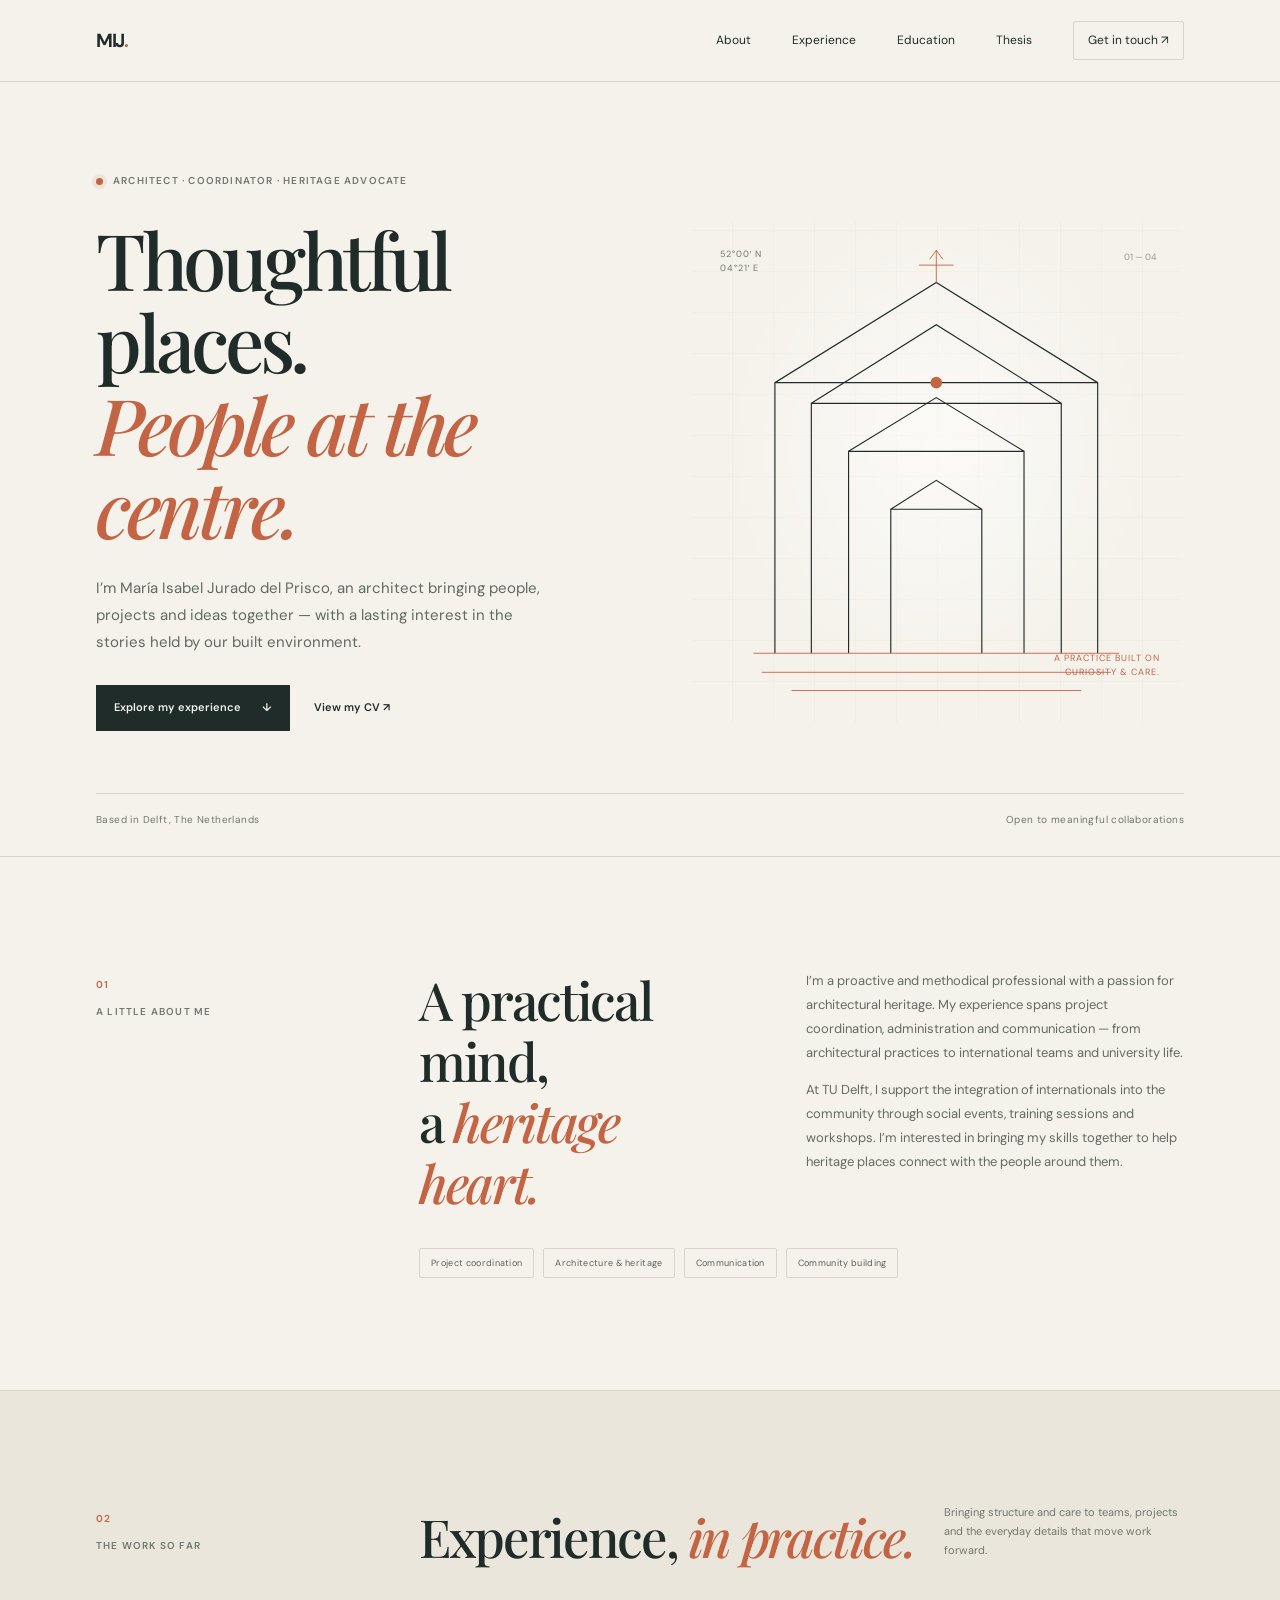
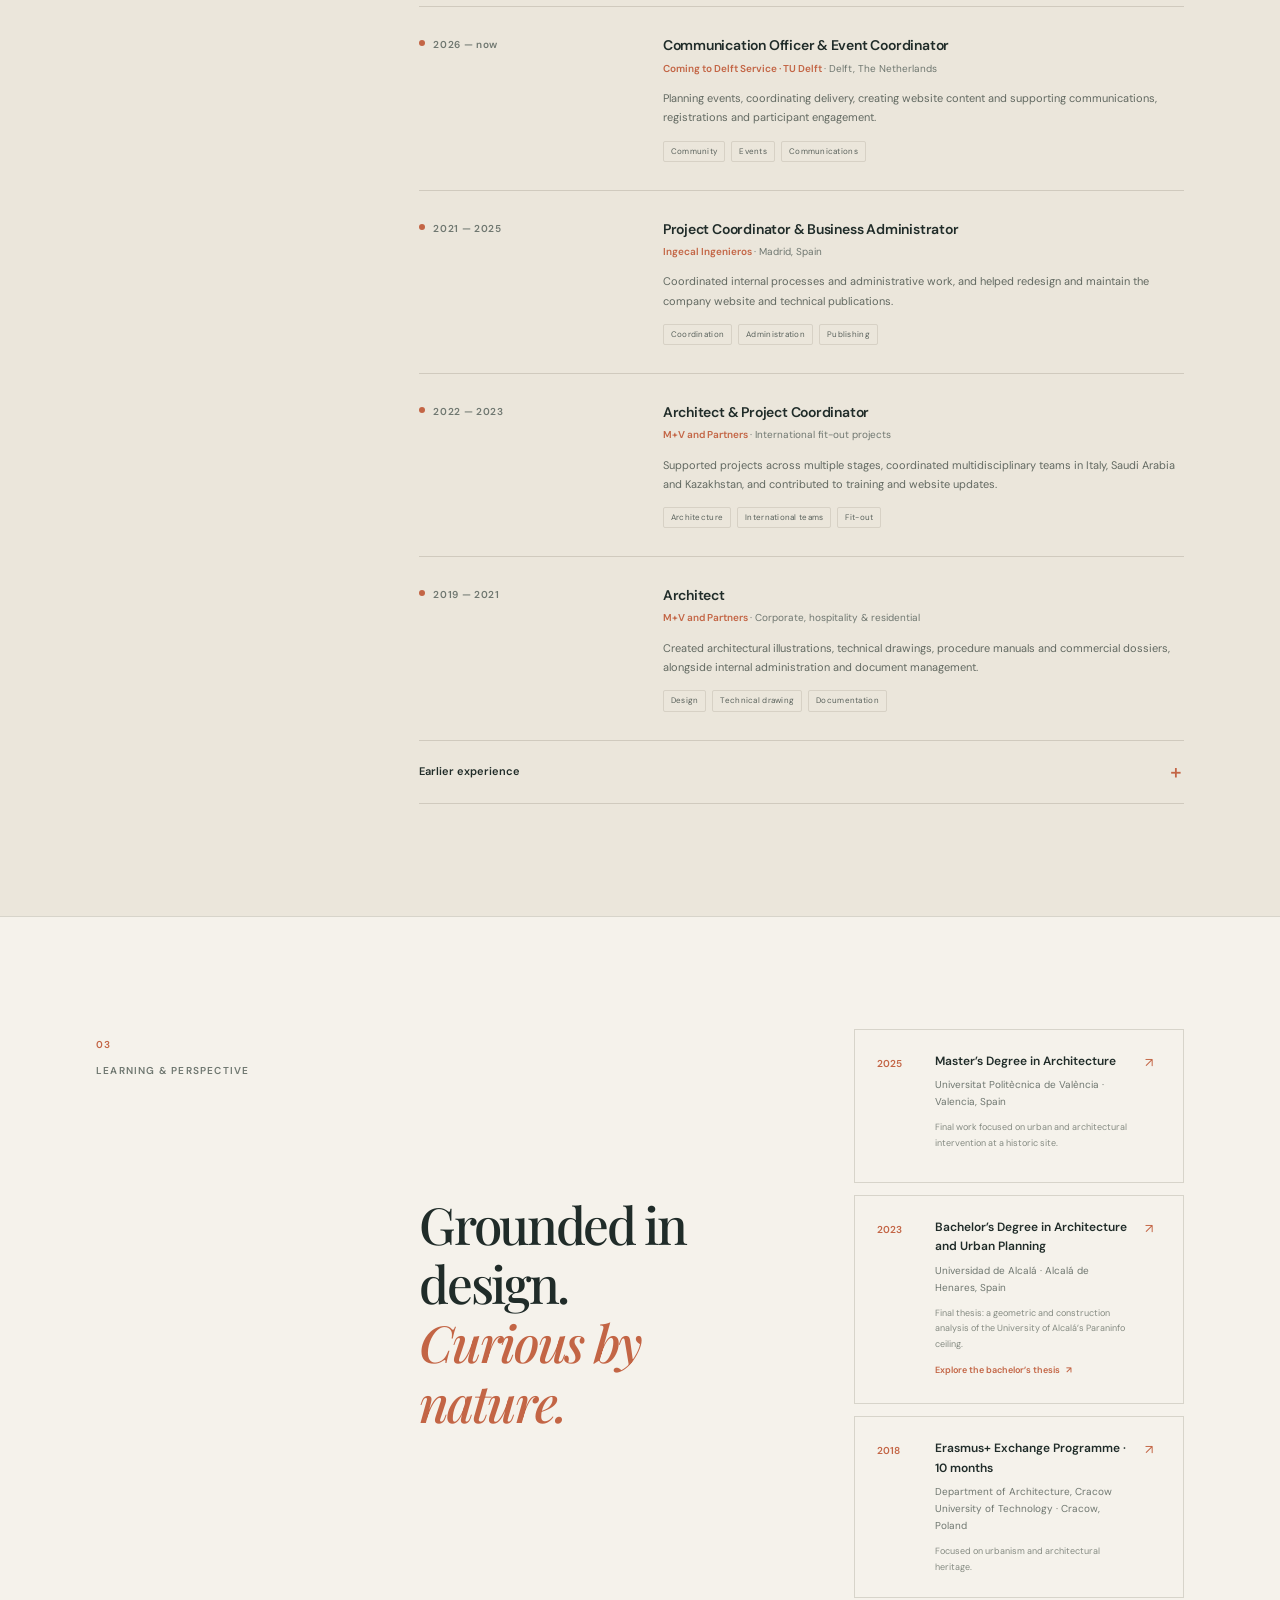
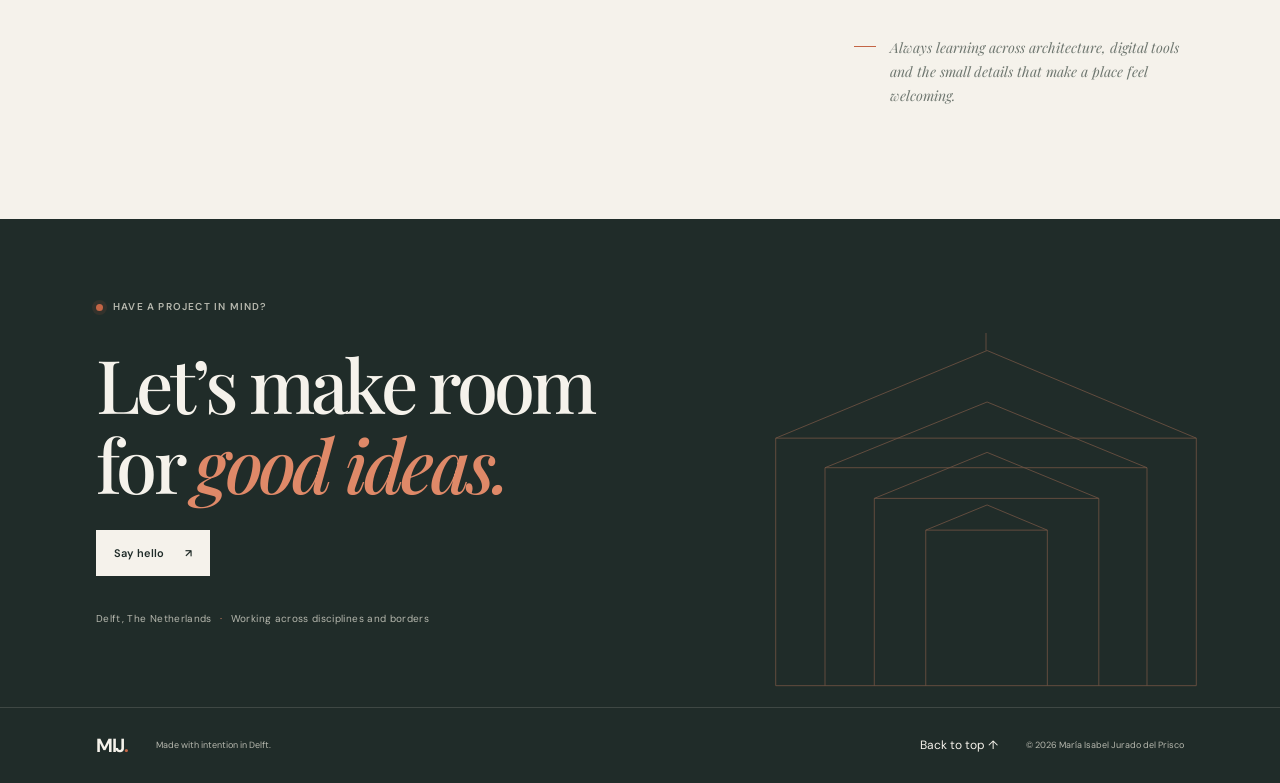
<file: index.html>
<!doctype html>
<html lang="en">
  <head>
    <meta charset="utf-8">
    <meta name="viewport" content="width=device-width, initial-scale=1">
    <meta name="theme-color" content="#f5f2eb">
    <meta name="description" content="María Isabel Jurado del Prisco is an architect and project coordinator based in Delft, working across architecture, communication, and cultural heritage.">
    <title>María Isabel Jurado del Prisco — Architect &amp; Coordinator</title>
    <link rel="stylesheet" href="styles.css?v=3">
  </head>
  <body>
    <header class="site-header">
      <a class="wordmark" href="#home" aria-label="María Isabel Jurado del Prisco, home">MIJ<span>.</span></a>
      <nav aria-label="Main navigation">
        <a href="#about">About</a>
        <a href="#experience">Experience</a>
        <a href="#education">Education</a>
        <a href="thesis.html">Thesis</a>
        <a class="nav-contact" href="#contact">Get in touch <span aria-hidden="true">↗</span></a>
      </nav>
    </header>

    <main>
      <section class="hero" id="home" aria-labelledby="hero-title">
        <div class="hero-copy">
          <p class="eyebrow"><span class="status-dot"></span> Architect · Coordinator · Heritage advocate</p>
          <h1 id="hero-title">Thoughtful places.<br><em>People at the centre.</em></h1>
          <p class="hero-intro">I’m María Isabel Jurado del Prisco, an architect bringing people, projects and ideas together — with a lasting interest in the stories held by our built environment.</p>
          <div class="hero-actions">
            <a class="button button-dark" href="#experience">Explore my experience <span aria-hidden="true">↓</span></a>
            <a class="text-link" href="assets/Isabel_Jurado_CV.pdf" target="_blank" rel="noreferrer">View my CV <span aria-hidden="true">↗</span></a>
          </div>
        </div>
        <div class="hero-art" aria-label="Abstract architectural line drawing" role="img">
          <div class="art-label art-label-top">52°00′ N<br>04°21′ E</div>
          <svg class="architecture" viewBox="0 0 540 580" fill="none" xmlns="http://www.w3.org/2000/svg" aria-hidden="true">
            <path d="M75 503V176L270 55L465 176V503" />
            <path d="M75 176H465M119 503V201H421V503M119 201L270 106L421 201" />
            <path d="M164 503V259H376V503M164 259L270 194L376 259" />
            <path d="M215 503V329H325V503M215 329L270 294L325 329" />
            <path d="M49 503H491M59 526H481M95 548H445" />
            <path d="M270 55V16M249 34H291M270 16L262 27M270 16L278 27" />
            <circle cx="270" cy="176" r="7" />
          </svg>
          <div class="art-label art-label-bottom">A practice built on<br>curiosity &amp; care.</div>
          <span class="art-index">01 — 04</span>
        </div>
        <div class="hero-caption"><span>Based in Delft, The Netherlands</span><span>Open to meaningful collaborations</span></div>
      </section>

      <section class="intro section-wrap" id="about" aria-labelledby="about-title">
        <div class="section-marker"><span>01</span> A little about me</div>
        <div class="intro-content">
          <h2 id="about-title">A practical mind,<br>a <em>heritage heart.</em></h2>
          <div class="intro-body">
            <p>I’m a proactive and methodical professional with a passion for architectural heritage. My experience spans project coordination, administration and communication — from architectural practices to international teams and university life.</p>
            <p>At TU Delft, I support the integration of internationals into the community through social events, training sessions and workshops. I’m interested in bringing my skills together to help heritage places connect with the people around them.</p>
          </div>
          <div class="focus-list" aria-label="Areas of focus">
            <span>Project coordination</span>
            <span>Architecture &amp; heritage</span>
            <span>Communication</span>
            <span>Community building</span>
          </div>
        </div>
      </section>

      <section class="experience section-wrap" id="experience" aria-labelledby="experience-title">
        <div class="section-marker"><span>02</span> The work so far</div>
        <div class="section-main">
          <div class="section-heading">
            <h2 id="experience-title">Experience, <em>in practice.</em></h2>
            <p>Bringing structure and care to teams, projects and the everyday details that move work forward.</p>
          </div>
          <div class="timeline">
            <article class="timeline-item current">
              <div class="timeline-date">2026 — now</div>
              <div class="timeline-detail">
                <h3>Communication Officer &amp; Event Coordinator</h3>
                <p class="timeline-org">Coming to Delft Service · TU Delft <span>· Delft, The Netherlands</span></p>
                <p>Planning events, coordinating delivery, creating website content and supporting communications, registrations and participant engagement.</p>
                <div class="tags"><span>Community</span><span>Events</span><span>Communications</span></div>
              </div>
              <span class="timeline-mark" aria-hidden="true"></span>
            </article>
            <article class="timeline-item">
              <div class="timeline-date">2021 — 2025</div>
              <div class="timeline-detail">
                <h3>Project Coordinator &amp; Business Administrator</h3>
                <p class="timeline-org">Ingecal Ingenieros <span>· Madrid, Spain</span></p>
                <p>Coordinated internal processes and administrative work, and helped redesign and maintain the company website and technical publications.</p>
                <div class="tags"><span>Coordination</span><span>Administration</span><span>Publishing</span></div>
              </div>
              <span class="timeline-mark" aria-hidden="true"></span>
            </article>
            <article class="timeline-item">
              <div class="timeline-date">2022 — 2023</div>
              <div class="timeline-detail">
                <h3>Architect &amp; Project Coordinator</h3>
                <p class="timeline-org">M+V and Partners <span>· International fit-out projects</span></p>
                <p>Supported projects across multiple stages, coordinated multidisciplinary teams in Italy, Saudi Arabia and Kazakhstan, and contributed to training and website updates.</p>
                <div class="tags"><span>Architecture</span><span>International teams</span><span>Fit-out</span></div>
              </div>
              <span class="timeline-mark" aria-hidden="true"></span>
            </article>
            <article class="timeline-item">
              <div class="timeline-date">2019 — 2021</div>
              <div class="timeline-detail">
                <h3>Architect</h3>
                <p class="timeline-org">M+V and Partners <span>· Corporate, hospitality &amp; residential</span></p>
                <p>Created architectural illustrations, technical drawings, procedure manuals and commercial dossiers, alongside internal administration and document management.</p>
                <div class="tags"><span>Design</span><span>Technical drawing</span><span>Documentation</span></div>
              </div>
              <span class="timeline-mark" aria-hidden="true"></span>
            </article>
            <details class="earlier-work">
              <summary>Earlier experience <span aria-hidden="true">＋</span></summary>
              <div class="earlier-list">
                <article>
                  <p class="timeline-org">Technical CAD Drafting Specialist · Ingecal Ingenieros <span>2014, 2019 · project-based</span></p>
                  <p>Technical illustration and editorial design for educational textbooks.</p>
                </article>
                <article>
                  <p class="timeline-org">Private Tutor, Technical Drawing &amp; Geometry <span>2015 — 2016</span></p>
                  <p>Personalised tutoring in technical drawing, geometry and building structures.</p>
                </article>
              </div>
            </details>
          </div>
        </div>
      </section>

      <section class="education section-wrap" id="education" aria-labelledby="education-title">
        <div class="section-marker"><span>03</span> Learning &amp; perspective</div>
        <div class="section-main education-main">
          <h2 id="education-title">Grounded in design.<br><em>Curious by nature.</em></h2>
          <div class="education-list">
            <article class="education-card">
              <span class="education-year">2025</span>
              <div>
                <h3>Master’s Degree in Architecture</h3>
                <p>Universitat Politècnica de València · Valencia, Spain</p>
                <p class="education-note">Final work focused on urban and architectural intervention at a historic site.</p>
              </div>
              <span class="education-symbol" aria-hidden="true">↗</span>
            </article>
            <a class="education-card education-card-link" href="thesis.html">
              <span class="education-year">2023</span>
              <div>
                <h3>Bachelor’s Degree in Architecture and Urban Planning</h3>
                <p>Universidad de Alcalá · Alcalá de Henares, Spain</p>
                <p class="education-note">Final thesis: a geometric and construction analysis of the University of Alcalá’s Paraninfo ceiling.</p>
                <span class="education-link-label">Explore the bachelor’s thesis <span aria-hidden="true">↗</span></span>
              </div>
              <span class="education-symbol" aria-hidden="true">↗</span>
            </a>
            <article class="education-card">
              <span class="education-year">2018</span>
              <div>
                <h3>Erasmus+ Exchange Programme · 10 months</h3>
                <p>Department of Architecture, Cracow University of Technology · Cracow, Poland</p>
                <p class="education-note">Focused on urbanism and architectural heritage.</p>
              </div>
              <span class="education-symbol" aria-hidden="true">↗</span>
            </article>
          </div>
          <div class="education-note-block">
            <span class="note-dash"></span>
            <p>Always learning across architecture, digital tools and the small details that make a place feel welcoming.</p>
          </div>
        </div>
      </section>

      <section class="contact" id="contact" aria-labelledby="contact-title">
        <div class="contact-inner">
          <p class="eyebrow"><span class="status-dot"></span> Have a project in mind?</p>
          <h2 id="contact-title">Let’s make room<br>for <em>good ideas.</em></h2>
          <a class="button button-light" href="mailto:M.I.JuradodelPrisco@tudelft.nl">Say hello <span aria-hidden="true">↗</span></a>
          <p class="contact-location">Delft, The Netherlands <span>·</span> Working across disciplines and borders</p>
        </div>
        <div class="contact-graphic" aria-hidden="true">
          <svg viewBox="0 0 420 340" fill="none" xmlns="http://www.w3.org/2000/svg">
            <path d="M18 322V96L211 16L402 96V322M63 322V123L211 63L357 123V322M108 322V151L211 109L313 151V322M155 322V180L211 157L266 180V322M18 322H402" />
            <path d="M18 96H402M63 123H357M108 151H313M155 180H266M210 16V0" />
          </svg>
        </div>
      </section>
    </main>

    <footer class="site-footer">
      <a class="wordmark" href="#home" aria-label="Back to top">MIJ<span>.</span></a>
      <span>Made with intention in Delft.</span>
      <a href="#home">Back to top ↑</a>
      <span class="copyright">© <span id="year">2026</span> María Isabel Jurado del Prisco</span>
    </footer>
    <script>
      document.getElementById("year").textContent = new Date().getFullYear();
    </script>
  </body>
</html>
</file>
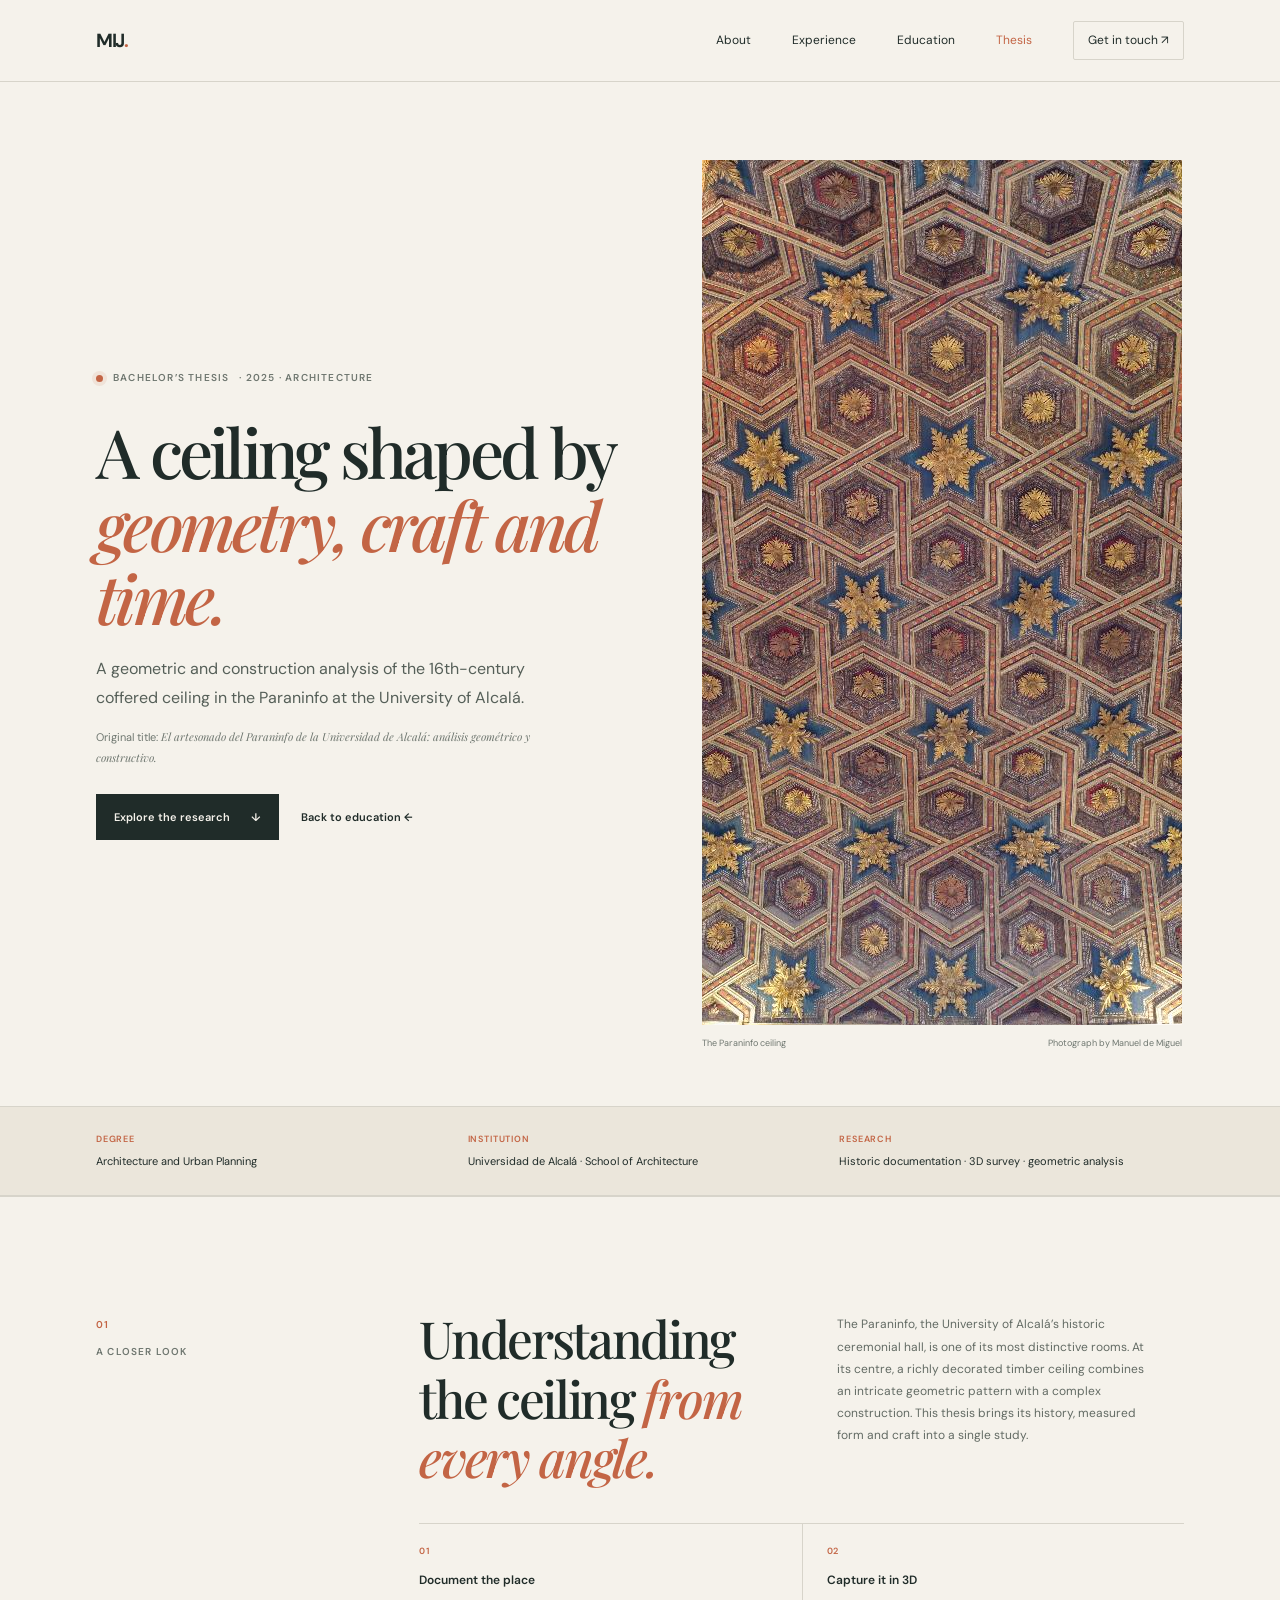
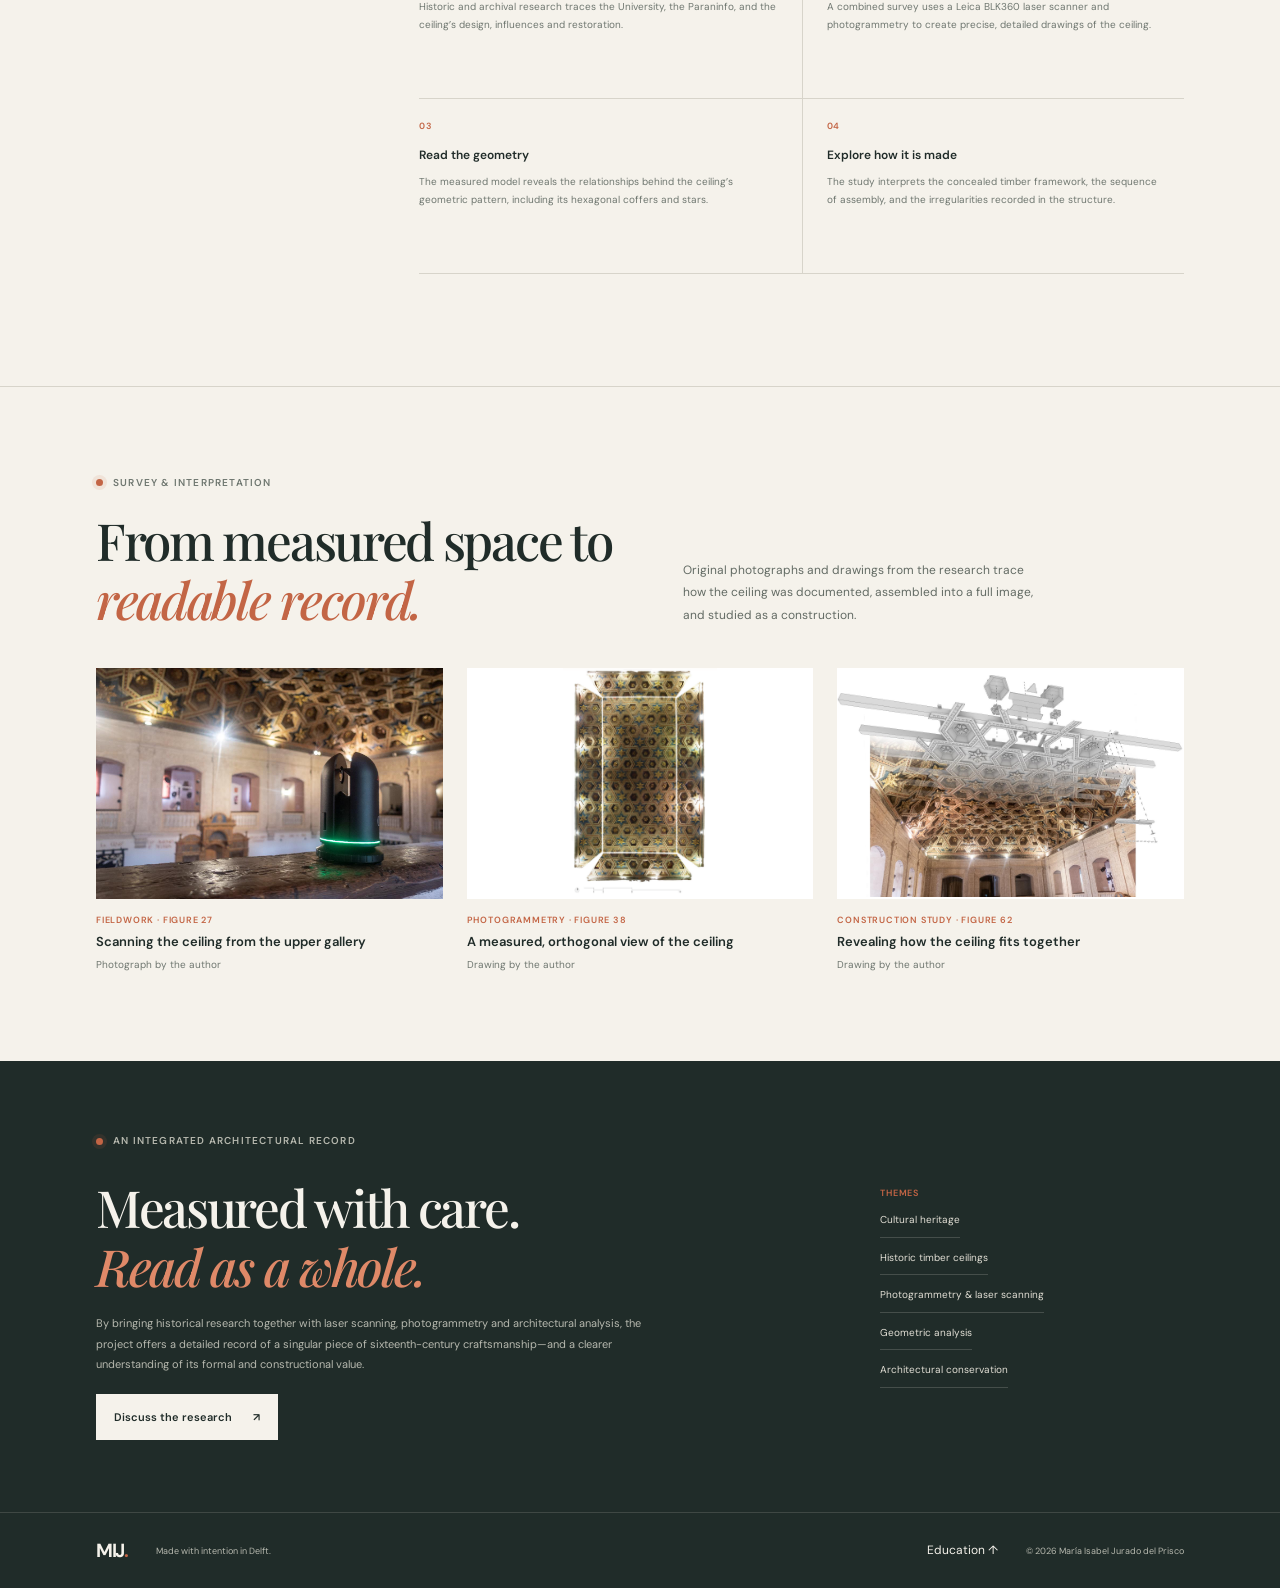
<file: thesis.html>
<!doctype html>
<html lang="en">
  <head>
    <meta charset="utf-8">
    <meta name="viewport" content="width=device-width, initial-scale=1">
    <meta name="theme-color" content="#f5f2eb">
    <meta name="description" content="Explore María Isabel Jurado del Prisco’s bachelor's thesis on the historic coffered ceiling of the Paraninfo at the University of Alcalá.">
    <title>The Paraninfo Ceiling — María Isabel Jurado del Prisco</title>
    <link rel="stylesheet" href="styles.css?v=3">
  </head>
  <body>
    <header class="site-header">
      <a class="wordmark" href="index.html" aria-label="María Isabel Jurado del Prisco, home">MIJ<span>.</span></a>
      <nav aria-label="Main navigation">
        <a href="index.html#about">About</a>
        <a href="index.html#experience">Experience</a>
        <a href="index.html#education">Education</a>
        <a href="thesis.html" aria-current="page">Thesis</a>
        <a class="nav-contact" href="index.html#contact">Get in touch <span aria-hidden="true">↗</span></a>
      </nav>
    </header>

    <main>
      <section class="thesis-hero" aria-labelledby="thesis-title">
        <div class="thesis-copy">
          <p class="eyebrow"><span class="status-dot"></span> Bachelor’s thesis <span class="thesis-year">· 2025 · Architecture</span></p>
          <h1 id="thesis-title">A ceiling shaped by <em>geometry, craft and time.</em></h1>
          <p class="thesis-lead">A geometric and construction analysis of the 16th-century coffered ceiling in the Paraninfo at the University of Alcalá.</p>
          <p class="thesis-original-title" lang="es">Original title: <em>El artesonado del Paraninfo de la Universidad de Alcalá: análisis geométrico y constructivo.</em></p>
          <div class="thesis-actions">
            <a class="button button-dark" href="#study">Explore the research <span aria-hidden="true">↓</span></a>
            <a class="text-link" href="index.html#education">Back to education <span aria-hidden="true">←</span></a>
          </div>
        </div>
        <figure class="thesis-art">
          <img src="assets/thesis-paraninfo-ceiling.jpg" alt="The richly painted geometric timber ceiling of the Paraninfo at the University of Alcalá." width="1299" height="865" fetchpriority="high">
          <figcaption class="thesis-art-caption">
            <span>The Paraninfo ceiling</span>
            <span>Photograph by Manuel de Miguel</span>
          </figcaption>
        </figure>
      </section>

      <section class="thesis-details" aria-label="Thesis overview">
        <div class="thesis-fact">
          <span class="thesis-fact-label">Degree</span>
          <span>Architecture and Urban Planning</span>
        </div>
        <div class="thesis-fact">
          <span class="thesis-fact-label">Institution</span>
          <span>Universidad de Alcalá · School of Architecture</span>
        </div>
        <div class="thesis-fact">
          <span class="thesis-fact-label">Research</span>
          <span>Historic documentation · 3D survey · geometric analysis</span>
        </div>
      </section>

      <section class="thesis-study section-wrap" aria-labelledby="study-title">
        <div class="section-marker"><span>01</span> A closer look</div>
        <div class="section-main">
          <div class="thesis-study-intro">
            <h2 id="study-title">Understanding the ceiling <em>from every angle.</em></h2>
            <p>The Paraninfo, the University of Alcalá’s historic ceremonial hall, is one of its most distinctive rooms. At its centre, a richly decorated timber ceiling combines an intricate geometric pattern with a complex construction. This thesis brings its history, measured form and craft into a single study.</p>
          </div>
          <div class="thesis-study-grid">
            <article class="study-card">
              <span class="study-number">01</span>
              <h3>Document the place</h3>
              <p>Historic and archival research traces the University, the Paraninfo, and the ceiling’s design, influences and restoration.</p>
            </article>
            <article class="study-card">
              <span class="study-number">02</span>
              <h3>Capture it in 3D</h3>
              <p>A combined survey uses a Leica BLK360 laser scanner and photogrammetry to create precise, detailed drawings of the ceiling.</p>
            </article>
            <article class="study-card">
              <span class="study-number">03</span>
              <h3>Read the geometry</h3>
              <p>The measured model reveals the relationships behind the ceiling’s geometric pattern, including its hexagonal coffers and stars.</p>
            </article>
            <article class="study-card">
              <span class="study-number">04</span>
              <h3>Explore how it is made</h3>
              <p>The study interprets the concealed timber framework, the sequence of assembly, and the irregularities recorded in the structure.</p>
            </article>
          </div>
        </div>
      </section>

      <section class="thesis-gallery" aria-labelledby="gallery-title">
        <div class="thesis-gallery-inner">
          <div class="thesis-gallery-header">
            <div>
              <p class="eyebrow"><span class="status-dot"></span> Survey &amp; interpretation</p>
              <h2 id="gallery-title">From measured space to <em>readable record.</em></h2>
            </div>
            <p class="thesis-gallery-intro">Original photographs and drawings from the research trace how the ceiling was documented, assembled into a full image, and studied as a construction.</p>
          </div>
          <div class="thesis-gallery-grid">
            <figure class="thesis-gallery-card">
              <img src="assets/thesis-laser-survey.jpg" alt="Leica laser scanner set up in the Paraninfo, with the coffered ceiling visible above." width="1296" height="864" loading="lazy" decoding="async">
              <figcaption>
                <span class="thesis-gallery-label">Fieldwork · Figure 27</span>
                <strong>Scanning the ceiling from the upper gallery</strong>
                <span class="thesis-gallery-credit">Photograph by the author</span>
              </figcaption>
            </figure>
            <figure class="thesis-gallery-card">
              <img src="assets/thesis-orthomosaic.jpg" alt="Full orthogonal development of the coffered ceiling, assembled from five photomosaics." width="1299" height="1939" loading="lazy" decoding="async">
              <figcaption>
                <span class="thesis-gallery-label">Photogrammetry · Figure 38</span>
                <strong>A measured, orthogonal view of the ceiling</strong>
                <span class="thesis-gallery-credit">Drawing by the author</span>
              </figcaption>
            </figure>
            <figure class="thesis-gallery-card">
              <img src="assets/thesis-exploded-study.jpg" alt="Exploded digital view of the ceiling's timber components overlaid on a photograph of the Paraninfo." width="1689" height="1108" loading="lazy" decoding="async">
              <figcaption>
                <span class="thesis-gallery-label">Construction study · Figure 62</span>
                <strong>Revealing how the ceiling fits together</strong>
                <span class="thesis-gallery-credit">Drawing by the author</span>
              </figcaption>
            </figure>
          </div>
        </div>
      </section>

      <section class="thesis-conclusion" aria-labelledby="conclusion-title">
        <div class="thesis-conclusion-copy">
          <p class="eyebrow"><span class="status-dot"></span> An integrated architectural record</p>
          <h2 id="conclusion-title">Measured with care.<br><em>Read as a whole.</em></h2>
          <p>By bringing historical research together with laser scanning, photogrammetry and architectural analysis, the project offers a detailed record of a singular piece of sixteenth-century craftsmanship—and a clearer understanding of its formal and constructional value.</p>
          <a class="button button-light" href="index.html#contact">Discuss the research <span aria-hidden="true">↗</span></a>
        </div>
        <div class="thesis-keywords">
          <span class="thesis-fact-label">Themes</span>
          <span>Cultural heritage</span>
          <span>Historic timber ceilings</span>
          <span>Photogrammetry &amp; laser scanning</span>
          <span>Geometric analysis</span>
          <span>Architectural conservation</span>
        </div>
      </section>
    </main>

    <footer class="site-footer">
      <a class="wordmark" href="index.html" aria-label="Back to home">MIJ<span>.</span></a>
      <span>Made with intention in Delft.</span>
      <a href="index.html#education">Education ↑</a>
      <span class="copyright">© <span id="year">2026</span> María Isabel Jurado del Prisco</span>
    </footer>
    <script>
      document.getElementById("year").textContent = new Date().getFullYear();
    </script>
  </body>
</html>
</file>
<file: styles.css>
@import url("https://fonts.googleapis.com/css2?family=DM+Sans:wght@400;500;600;700&family=Playfair+Display:ital,wght@0,500;0,600;1,500;1,600&display=swap");

:root {
  color-scheme: light;
  --paper: #f5f2eb;
  --paper-deep: #ebe6db;
  --ink: #202c29;
  --muted: #6f7770;
  --line: #d7d4ca;
  --accent: #c36545;
  --serif: "Playfair Display", Georgia, serif;
  --sans: "DM Sans", "Segoe UI", sans-serif;
}

* {
  box-sizing: border-box;
}

html {
  scroll-behavior: smooth;
}

body {
  margin: 0;
  color: var(--ink);
  background: var(--paper);
  font-family: var(--sans);
  font-size: 15px;
  line-height: 1.65;
  -webkit-font-smoothing: antialiased;
}

a {
  color: inherit;
}

a:focus-visible,
summary:focus-visible {
  outline: 2px solid var(--accent);
  outline-offset: 5px;
}

.site-header {
  height: 82px;
  display: flex;
  align-items: center;
  justify-content: space-between;
  padding: 0 7.5%;
  border-bottom: 1px solid var(--line);
}

.wordmark {
  font-size: 19px;
  font-weight: 700;
  letter-spacing: -0.07em;
  text-decoration: none;
}

.wordmark span {
  color: var(--accent);
}

.site-header nav {
  display: flex;
  align-items: center;
  gap: clamp(20px, 3.2vw, 48px);
}

.site-header nav a,
.site-footer a:not(.wordmark) {
  font-size: 12px;
  text-decoration: none;
}

.site-header nav a:hover,
.site-footer a:not(.wordmark):hover,
.text-link:hover {
  color: var(--accent);
}

.site-header nav a[aria-current="page"] {
  color: var(--accent);
}

.nav-contact {
  padding: 9px 14px;
  border: 1px solid var(--line);
  border-radius: 2px;
}

.hero {
  min-height: 690px;
  padding: 87px 7.5% 28px;
  display: grid;
  grid-template-columns: minmax(0, 1fr) minmax(340px, 0.9fr);
  grid-template-rows: 1fr auto;
  align-items: center;
  gap: 18px 4%;
  overflow: hidden;
}

.hero-copy {
  max-width: 600px;
  padding: 4px 0 44px;
  position: relative;
  z-index: 1;
}

.eyebrow {
  display: flex;
  align-items: center;
  gap: 10px;
  margin: 0 0 28px;
  color: var(--muted);
  font-size: 10px;
  font-weight: 600;
  letter-spacing: 0.12em;
  text-transform: uppercase;
}

.status-dot {
  width: 7px;
  height: 7px;
  display: inline-block;
  flex: 0 0 7px;
  border-radius: 50%;
  background: var(--accent);
  box-shadow: 0 0 0 4px rgb(195 101 69 / 11%);
}

h1,
h2,
h3,
p {
  margin-top: 0;
}

.hero h1 {
  margin-bottom: 26px;
  font-family: var(--serif);
  font-size: clamp(48px, 6.1vw, 82px);
  font-weight: 500;
  letter-spacing: -0.055em;
  line-height: 1.06;
}

.hero h1 em,
.section-main h2 em,
.intro h2 em,
.contact h2 em {
  color: var(--accent);
  font-weight: 500;
}

.hero-intro {
  max-width: 445px;
  margin-bottom: 29px;
  color: #616963;
  font-size: 15px;
  line-height: 1.8;
}

.hero-actions {
  display: flex;
  align-items: center;
  flex-wrap: wrap;
  gap: 24px;
}

.button {
  min-height: 46px;
  padding: 0 18px;
  display: inline-flex;
  align-items: center;
  justify-content: center;
  gap: 21px;
  font-size: 11px;
  font-weight: 600;
  text-decoration: none;
  transition: background 160ms ease, color 160ms ease, transform 160ms ease;
}

.button:hover {
  transform: translateY(-2px);
}

.button-dark {
  color: var(--paper);
  background: var(--ink);
}

.button-dark:hover {
  background: var(--accent);
}

.text-link {
  font-size: 11px;
  font-weight: 600;
  text-decoration: none;
}

.hero-art {
  height: 500px;
  max-width: 490px;
  width: 100%;
  justify-self: center;
  position: relative;
  background:
    radial-gradient(ellipse at 50% 45%, rgb(255 255 255 / 62%) 0, rgb(255 255 255 / 0%) 62%),
    repeating-linear-gradient(0deg, transparent 0, transparent 40px, rgb(32 44 41 / 5%) 41px),
    repeating-linear-gradient(90deg, transparent 0, transparent 40px, rgb(32 44 41 / 5%) 41px);
}

.architecture {
  position: absolute;
  inset: 3% 3% 1%;
  width: 94%;
  height: 96%;
  overflow: visible;
}

.architecture path {
  stroke: var(--ink);
  stroke-width: 1.15;
  vector-effect: non-scaling-stroke;
}

.architecture path:nth-child(n + 5) {
  stroke: var(--accent);
  stroke-width: 0.9;
}

.architecture circle {
  fill: var(--accent);
}

.art-label {
  position: absolute;
  color: var(--muted);
  font-size: 9px;
  line-height: 1.55;
  letter-spacing: 0.11em;
  text-transform: uppercase;
}

.art-label-top {
  top: 26px;
  left: 28px;
}

.art-label-bottom {
  right: 22px;
  bottom: 42px;
  color: var(--accent);
  text-align: right;
}

.art-index {
  position: absolute;
  right: 25px;
  top: 28px;
  color: #95988f;
  font-size: 9px;
}

.hero-caption {
  grid-column: 1 / -1;
  display: flex;
  justify-content: space-between;
  padding-top: 18px;
  border-top: 1px solid var(--line);
  color: var(--muted);
  font-size: 10px;
  letter-spacing: 0.04em;
}

.section-wrap {
  padding: 112px 7.5%;
  display: grid;
  grid-template-columns: minmax(160px, 0.52fr) minmax(0, 1.48fr);
  gap: 5%;
  border-top: 1px solid var(--line);
}

.section-marker {
  padding-top: 8px;
  color: var(--muted);
  font-size: 10px;
  font-weight: 600;
  letter-spacing: 0.12em;
  text-transform: uppercase;
}

.section-marker span {
  display: block;
  margin-bottom: 10px;
  color: var(--accent);
}

.intro-content {
  display: grid;
  grid-template-columns: minmax(250px, 0.86fr) minmax(250px, 1fr);
  align-items: start;
  gap: 10px 8%;
}

.intro h2,
.section-main h2 {
  margin-bottom: 0;
  font-family: var(--serif);
  font-size: clamp(37px, 4.1vw, 56px);
  font-weight: 500;
  letter-spacing: -0.045em;
  line-height: 1.16;
}

.intro-body {
  max-width: 510px;
  color: #636b64;
  font-size: 13px;
  line-height: 1.85;
}

.intro-body p:last-child {
  margin-bottom: 0;
}

.focus-list {
  grid-column: 1 / -1;
  display: flex;
  flex-wrap: wrap;
  gap: 9px;
  margin-top: 25px;
}

.focus-list span,
.tags span {
  border: 1px solid var(--line);
  border-radius: 2px;
  color: #59615b;
  font-size: 9px;
  letter-spacing: 0.035em;
}

.focus-list span {
  padding: 7px 11px;
}

.experience {
  background: var(--paper-deep);
}

.section-main {
  min-width: 0;
}

.section-heading {
  margin-bottom: 40px;
  display: flex;
  align-items: end;
  justify-content: space-between;
  gap: 30px;
}

.section-heading h2 {
  flex: 0 0 auto;
}

.section-heading > p {
  max-width: 255px;
  margin-bottom: 7px;
  color: var(--muted);
  font-size: 11px;
  line-height: 1.7;
}

.timeline {
  border-top: 1px solid #d0cabe;
}

.timeline-item {
  position: relative;
  display: grid;
  grid-template-columns: minmax(105px, 0.35fr) minmax(0, 1fr);
  gap: 8%;
  padding: 27px 0 28px;
  border-bottom: 1px solid #d0cabe;
}

.timeline-date {
  padding-top: 3px;
  color: var(--muted);
  font-size: 10px;
  font-weight: 600;
  letter-spacing: 0.07em;
}

.timeline-detail h3 {
  margin-bottom: 3px;
  font-size: 14px;
  font-weight: 600;
  letter-spacing: -0.015em;
}

.timeline-org {
  margin-bottom: 12px;
  color: var(--accent);
  font-size: 10px;
  font-weight: 600;
}

.timeline-org span {
  color: var(--muted);
  font-weight: 400;
}

.timeline-detail > p:not(.timeline-org) {
  max-width: 600px;
  margin-bottom: 13px;
  color: #626961;
  font-size: 11px;
  line-height: 1.75;
}

.tags {
  display: flex;
  flex-wrap: wrap;
  gap: 6px;
}

.tags span {
  padding: 3px 7px;
  border-color: #d7d1c5;
  font-size: 8px;
}

.timeline-mark {
  position: absolute;
  top: 33px;
  left: 0;
  width: 6px;
  height: 6px;
  border-radius: 50%;
  background: var(--accent);
}

.timeline-date {
  padding-left: 14px;
}

.earlier-work {
  border-bottom: 1px solid #d0cabe;
}

.earlier-work summary {
  padding: 17px 0;
  display: flex;
  align-items: center;
  justify-content: space-between;
  cursor: pointer;
  list-style: none;
  font-size: 11px;
  font-weight: 600;
}

.earlier-work summary::-webkit-details-marker {
  display: none;
}

.earlier-work[open] summary span {
  transform: rotate(45deg);
}

.earlier-work summary span {
  color: var(--accent);
  font-size: 17px;
  transition: transform 160ms ease;
}

.earlier-list {
  padding: 0 0 13px;
}

.earlier-list article {
  padding: 11px 0;
  border-top: 1px solid #d9d3c7;
}

.earlier-list .timeline-org {
  margin-bottom: 4px;
}

.earlier-list article > p:not(.timeline-org) {
  margin-bottom: 0;
  color: var(--muted);
  font-size: 10px;
}

.education-main {
  display: grid;
  grid-template-columns: 1fr minmax(240px, 0.9fr);
  align-items: center;
  gap: 38px 9%;
}

.education-main h2 {
  font-size: clamp(36px, 4vw, 53px);
}

.education-card {
  min-height: 154px;
  padding: 22px;
  display: grid;
  grid-template-columns: 46px 1fr 16px;
  align-items: start;
  gap: 12px;
  border: 1px solid var(--line);
}

.education-list {
  display: grid;
  gap: 12px;
}

.education-card-link {
  color: inherit;
  text-decoration: none;
  transition: border-color 160ms ease, transform 160ms ease;
}

.education-card-link:hover {
  transform: translateY(-2px);
  border-color: var(--accent);
}

.education-year {
  padding-top: 4px;
  color: var(--accent);
  font-size: 10px;
  font-weight: 600;
}

.education-card h3 {
  margin-bottom: 5px;
  font-size: 12px;
  font-weight: 600;
}

.education-card p {
  margin-bottom: 0;
  color: var(--muted);
  font-size: 10px;
  line-height: 1.7;
}

.education-card .education-note {
  margin-top: 10px;
  color: #858b82;
  font-size: 9px;
}

.education-link-label {
  margin-top: 11px;
  display: inline-flex;
  align-items: center;
  gap: 6px;
  color: var(--accent);
  font-size: 9px;
  font-weight: 600;
}

.education-symbol {
  color: var(--accent);
  font-size: 13px;
}

.education-note-block {
  grid-column: 2;
  display: flex;
  align-items: start;
  gap: 14px;
}

.note-dash {
  width: 22px;
  height: 1px;
  flex: 0 0 22px;
  margin-top: 10px;
  background: var(--accent);
}

.education-note-block p {
  max-width: 370px;
  margin-bottom: 0;
  color: var(--muted);
  font-family: var(--serif);
  font-size: 14px;
  font-style: italic;
  line-height: 1.7;
}

.thesis-hero {
  min-height: 580px;
  padding: 78px 7.5% 56px;
  display: grid;
  grid-template-columns: minmax(0, 1fr) minmax(340px, 0.9fr);
  align-items: center;
  gap: 6%;
  overflow: hidden;
}

.thesis-copy {
  max-width: 590px;
  position: relative;
  z-index: 1;
}

.thesis-copy h1 {
  margin-bottom: 20px;
  font-family: var(--serif);
  font-size: clamp(45px, 5.3vw, 71px);
  font-weight: 500;
  letter-spacing: -0.055em;
  line-height: 1.08;
}

.thesis-copy h1 em,
.thesis-study h2 em,
.thesis-conclusion h2 em {
  color: var(--accent);
  font-weight: 500;
}

.thesis-year {
  color: var(--muted);
}

.thesis-lead {
  max-width: 490px;
  margin-bottom: 15px;
  color: #555f58;
  font-size: 16px;
  line-height: 1.8;
}

.thesis-original-title {
  max-width: 465px;
  margin-bottom: 25px;
  color: var(--muted);
  font-size: 11px;
  line-height: 1.8;
}

.thesis-original-title em {
  font-family: var(--serif);
}

.thesis-actions {
  display: flex;
  align-items: center;
  flex-wrap: wrap;
  gap: 22px;
}

.thesis-art {
  max-width: 480px;
  width: 100%;
  margin: 0;
  justify-self: center;
}

.thesis-art img {
  display: block;
  width: 100%;
  aspect-ratio: 3 / 2;
  object-fit: cover;
}

.thesis-art-caption {
  margin-top: 11px;
  display: flex;
  justify-content: space-between;
  gap: 12px;
  color: var(--muted);
  font-size: 9px;
  line-height: 1.6;
}

.thesis-details {
  padding: 25px 7.5%;
  display: grid;
  grid-template-columns: repeat(3, 1fr);
  gap: 27px;
  border-top: 1px solid var(--line);
  border-bottom: 1px solid var(--line);
  background: var(--paper-deep);
}

.thesis-fact {
  display: flex;
  flex-direction: column;
  gap: 5px;
  color: var(--ink);
  font-size: 11px;
  line-height: 1.65;
}

.thesis-fact-label {
  color: var(--accent);
  font-size: 9px;
  font-weight: 600;
  letter-spacing: 0.09em;
  text-transform: uppercase;
}

.thesis-study {
  grid-template-columns: minmax(160px, 0.52fr) minmax(0, 1.48fr);
}

.thesis-study-intro {
  max-width: 730px;
  margin-bottom: 35px;
  display: grid;
  grid-template-columns: minmax(220px, 1fr) minmax(200px, 0.8fr);
  align-items: start;
  gap: 28px;
}

.thesis-study h2,
.thesis-conclusion h2 {
  margin-bottom: 0;
  font-family: var(--serif);
  font-size: clamp(36px, 4vw, 53px);
  font-weight: 500;
  letter-spacing: -0.045em;
  line-height: 1.16;
}

.thesis-study-intro > p {
  margin: 4px 0 0;
  color: #636b64;
  font-size: 12px;
  line-height: 1.85;
}

.thesis-study-grid {
  display: grid;
  grid-template-columns: repeat(2, minmax(0, 1fr));
  border-top: 1px solid var(--line);
}

.study-card {
  min-height: 175px;
  padding: 20px 24px 18px 0;
  border-bottom: 1px solid var(--line);
}

.study-card:nth-child(even) {
  padding-left: 24px;
  border-left: 1px solid var(--line);
}

.study-number {
  display: block;
  margin-bottom: 13px;
  color: var(--accent);
  font-size: 9px;
  font-weight: 600;
  letter-spacing: 0.09em;
}

.study-card h3 {
  margin-bottom: 7px;
  font-size: 12px;
  font-weight: 600;
}

.study-card p {
  max-width: 365px;
  margin-bottom: 0;
  color: var(--muted);
  font-size: 10px;
  line-height: 1.8;
}

.thesis-gallery {
  padding: 88px 7.5%;
  border-top: 1px solid var(--line);
}

.thesis-gallery-header {
  max-width: 940px;
  margin-bottom: 38px;
  display: grid;
  grid-template-columns: minmax(0, 1.2fr) minmax(200px, 0.8fr);
  align-items: end;
  gap: 6%;
}

.thesis-gallery-header .eyebrow {
  margin-bottom: 20px;
}

.thesis-gallery-header h2 {
  margin-bottom: 0;
  font-family: var(--serif);
  font-size: clamp(36px, 4vw, 53px);
  font-weight: 500;
  letter-spacing: -0.045em;
  line-height: 1.16;
}

.thesis-gallery-header h2 em {
  color: var(--accent);
  font-weight: 500;
}

.thesis-gallery-intro {
  max-width: 390px;
  margin: 0 0 4px;
  color: #636b64;
  font-size: 12px;
  line-height: 1.85;
}

.thesis-gallery-grid {
  display: grid;
  grid-template-columns: repeat(3, minmax(0, 1fr));
  gap: 24px;
}

.thesis-gallery-card {
  min-width: 0;
  margin: 0;
}

.thesis-gallery-card img {
  display: block;
  width: 100%;
  height: auto;
  aspect-ratio: 3 / 2;
  object-fit: contain;
  background: #fff;
}

.thesis-gallery-card figcaption {
  padding-top: 14px;
  display: grid;
  gap: 5px;
}

.thesis-gallery-label {
  color: var(--accent);
  font-size: 9px;
  font-weight: 600;
  letter-spacing: 0.09em;
  text-transform: uppercase;
}

.thesis-gallery-card strong {
  font-size: 13px;
  font-weight: 600;
  line-height: 1.45;
}

.thesis-gallery-credit {
  color: var(--muted);
  font-size: 10px;
}

.thesis-conclusion {
  min-height: 370px;
  padding: 72px 7.5%;
  display: grid;
  grid-template-columns: minmax(0, 1fr) minmax(200px, 0.45fr);
  align-items: center;
  gap: 10%;
  color: var(--paper);
  background: var(--ink);
}

.thesis-conclusion .eyebrow {
  color: #b6b8ae;
}

.thesis-conclusion h2 {
  margin-bottom: 17px;
}

.thesis-conclusion h2 em {
  color: #df8968;
}

.thesis-conclusion-copy > p:not(.eyebrow) {
  max-width: 575px;
  margin-bottom: 20px;
  color: #b6b8ae;
  font-size: 11px;
  line-height: 1.85;
}

.thesis-keywords {
  display: flex;
  flex-direction: column;
  align-items: flex-start;
  gap: 12px;
}

.thesis-keywords > span:not(.thesis-fact-label) {
  padding-bottom: 8px;
  border-bottom: 1px solid rgb(245 242 235 / 17%);
  color: #e2dfd5;
  font-size: 10px;
}

.contact {
  min-height: 430px;
  padding: 80px 7.5%;
  position: relative;
  display: flex;
  align-items: center;
  overflow: hidden;
  color: var(--paper);
  background: var(--ink);
}

.contact-inner {
  position: relative;
  z-index: 1;
}

.contact .eyebrow {
  color: #b6b8ae;
}

.contact h2 {
  margin-bottom: 26px;
  font-family: var(--serif);
  font-size: clamp(48px, 6vw, 74px);
  font-weight: 500;
  letter-spacing: -0.05em;
  line-height: 1.08;
}

.contact h2 em {
  color: #df8968;
}

.button-light {
  color: var(--ink);
  background: var(--paper);
}

.button-light:hover {
  color: var(--paper);
  background: var(--accent);
}

.contact-location {
  margin: 35px 0 0;
  color: #b6b8ae;
  font-size: 10px;
  letter-spacing: 0.035em;
}

.contact-location span {
  padding: 0 5px;
  color: #df8968;
}

.contact-graphic {
  width: min(45%, 460px);
  position: absolute;
  right: 5%;
  bottom: -6px;
  opacity: 0.43;
}

.contact-graphic svg {
  width: 100%;
}

.contact-graphic path {
  stroke: #df8968;
  stroke-width: 0.8;
  vector-effect: non-scaling-stroke;
}

.site-footer {
  min-height: 76px;
  padding: 14px 7.5%;
  display: grid;
  grid-template-columns: auto 1fr auto auto;
  align-items: center;
  gap: 28px;
  border-top: 1px solid rgb(245 242 235 / 14%);
  color: var(--paper);
  background: var(--ink);
}

.site-footer .wordmark {
  color: var(--paper);
}

.site-footer > span {
  color: #b6b8ae;
  font-size: 9px;
}

.site-footer .copyright {
  text-align: right;
}

@media (min-width: 1500px) {
  .site-header,
  .hero,
  .section-wrap,
  .contact,
  .site-footer {
    padding-right: max(7.5%, calc((100% - 1300px) / 2));
    padding-left: max(7.5%, calc((100% - 1300px) / 2));
  }
}

@media (max-width: 850px) {
  .site-header,
  .hero,
  .section-wrap,
  .contact,
  .site-footer {
    padding-right: 5%;
    padding-left: 5%;
  }

  .hero {
    min-height: 600px;
    grid-template-columns: minmax(0, 1fr) minmax(250px, 0.8fr);
    padding-top: 55px;
  }

  .hero-art {
    height: 390px;
  }

  .section-wrap {
    padding-top: 82px;
    padding-bottom: 82px;
    grid-template-columns: minmax(125px, 0.38fr) minmax(0, 1.62fr);
    gap: 4%;
  }

  .intro-content {
    grid-template-columns: 1fr;
    gap: 24px;
  }

  .focus-list {
    margin-top: 8px;
  }

  .section-heading {
    display: block;
  }

  .section-heading > p {
    margin-top: 13px;
  }

  .timeline-item {
    gap: 5%;
  }

  .education-main {
    grid-template-columns: 1fr;
  }

  .education-card {
    width: 100%;
  }

  .education-note-block {
    grid-column: 1;
  }

  .thesis-hero {
    min-height: unset;
    grid-template-columns: minmax(0, 1fr) minmax(265px, 0.8fr);
  }

  .thesis-gallery-grid {
    grid-template-columns: repeat(2, minmax(0, 1fr));
  }

  .thesis-study-intro {
    grid-template-columns: 1fr;
    gap: 17px;
  }

  .site-footer {
    grid-template-columns: auto 1fr auto;
    gap: 18px;
  }

  .site-footer .copyright {
    grid-column: 2 / -1;
  }
}

@media (max-width: 600px) {
  body {
    font-size: 14px;
  }

  .site-header {
    height: 68px;
  }

  .site-header nav {
    gap: 14px;
  }

  .site-header nav a {
    font-size: 10px;
  }

  .site-header nav a:nth-child(3) {
    display: none;
  }

  .site-header nav {
    gap: 12px;
  }

  .site-header nav a {
    font-size: 9px;
  }

  .nav-contact {
    padding: 7px 9px;
  }

  .hero {
    min-height: unset;
    padding-top: 67px;
    grid-template-columns: 1fr;
    gap: 0;
  }

  .hero-copy {
    padding-bottom: 10px;
  }

  .eyebrow {
    margin-bottom: 23px;
    font-size: 9px;
  }

  .hero h1 {
    font-size: clamp(45px, 13vw, 66px);
  }

  .hero-intro {
    max-width: 420px;
    font-size: 13px;
  }

  .hero-art {
    height: min(95vw, 390px);
    max-width: 400px;
    margin: 20px auto 23px;
  }

  .hero-caption {
    gap: 16px;
    font-size: 8px;
  }

  .section-wrap {
    padding-top: 66px;
    padding-bottom: 66px;
    grid-template-columns: 1fr;
    gap: 31px;
  }

  .section-marker {
    display: flex;
    align-items: center;
    gap: 10px;
  }

  .section-marker span {
    margin-bottom: 0;
  }

  .intro h2,
  .section-main h2 {
    font-size: 40px;
  }

  .intro-content {
    gap: 22px;
  }

  .intro-body {
    font-size: 12px;
  }

  .timeline-item {
    grid-template-columns: 1fr;
    gap: 8px;
    padding: 23px 0;
  }

  .timeline-date {
    font-size: 9px;
  }

  .timeline-detail h3 {
    font-size: 13px;
  }

  .timeline-detail > p:not(.timeline-org) {
    font-size: 10px;
  }

  .education-main {
    gap: 25px;
  }

  .education-card {
    min-height: 0;
    padding: 16px 13px;
    grid-template-columns: 35px minmax(0, 1fr) 12px;
    gap: 8px;
  }

  .education-card h3 {
    font-size: 11px;
  }

  .education-card p {
    overflow-wrap: anywhere;
    font-size: 9px;
  }

  .education-card .education-note,
  .education-link-label {
    font-size: 8px;
  }

  .thesis-hero {
    padding-top: 55px;
    padding-bottom: 35px;
    grid-template-columns: 1fr;
    gap: 20px;
  }

  .thesis-copy h1 {
    font-size: clamp(42px, 12vw, 60px);
  }

  .thesis-lead {
    font-size: 13px;
  }

  .thesis-gallery {
    padding-top: 66px;
    padding-bottom: 66px;
  }

  .thesis-art {
    max-width: 400px;
  }

  .thesis-art-caption {
    flex-direction: column;
    gap: 1px;
  }

  .thesis-gallery-header {
    margin-bottom: 25px;
    grid-template-columns: 1fr;
    gap: 16px;
  }

  .thesis-gallery-header h2 {
    font-size: 40px;
  }

  .thesis-gallery-grid {
    grid-template-columns: 1fr;
    gap: 28px;
  }

  .thesis-details {
    padding-top: 21px;
    padding-bottom: 21px;
    grid-template-columns: 1fr;
    gap: 15px;
  }

  .thesis-study-intro {
    grid-template-columns: 1fr;
  }

  .thesis-study-grid {
    grid-template-columns: 1fr;
  }

  .study-card,
  .study-card:nth-child(even) {
    min-height: 0;
    padding: 17px 0;
    border-left: none;
  }

  .study-number {
    margin-bottom: 8px;
  }

  .thesis-conclusion {
    padding-top: 55px;
    padding-bottom: 48px;
    grid-template-columns: 1fr;
    gap: 30px;
  }

  .thesis-conclusion h2 {
    font-size: 43px;
  }

  .education-card {
    padding: 16px;
    grid-template-columns: 37px 1fr 13px;
    gap: 8px;
  }

  .contact {
    min-height: 385px;
    padding-top: 62px;
    padding-bottom: 45px;
  }

  .contact h2 {
    font-size: 55px;
  }

  .contact-graphic {
    width: 67%;
    right: -15%;
    opacity: 0.22;
  }

  .site-footer {
    padding-top: 17px;
    padding-bottom: 17px;
    grid-template-columns: auto 1fr;
    gap: 6px 12px;
  }

  .site-footer > span {
    font-size: 8px;
  }

  .site-footer a:not(.wordmark) {
    justify-self: end;
    font-size: 9px;
  }

  .site-footer .copyright {
    grid-column: 1 / -1;
    text-align: left;
  }
}

@media (prefers-reduced-motion: reduce) {
  html {
    scroll-behavior: auto;
  }

  *,
  *::before,
  *::after {
    transition-duration: 0.01ms !important;
  }
}
</file>
